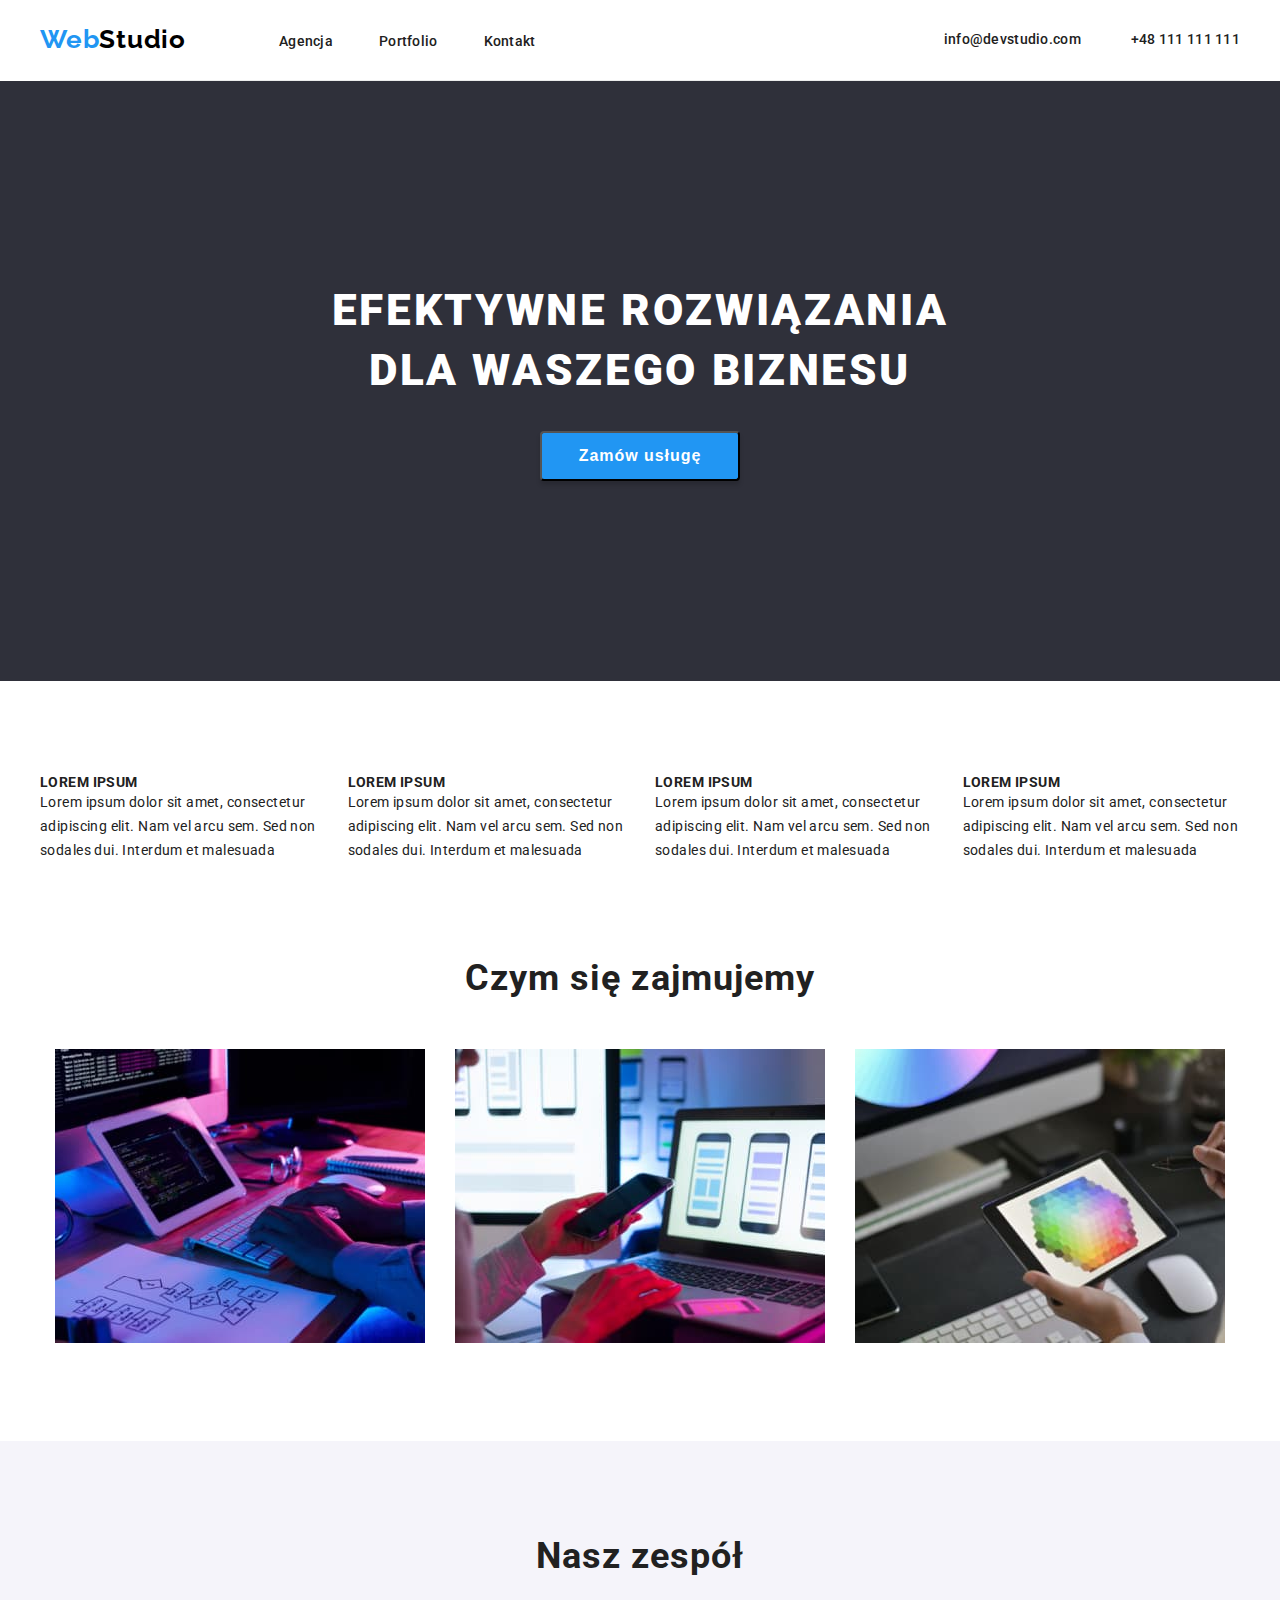
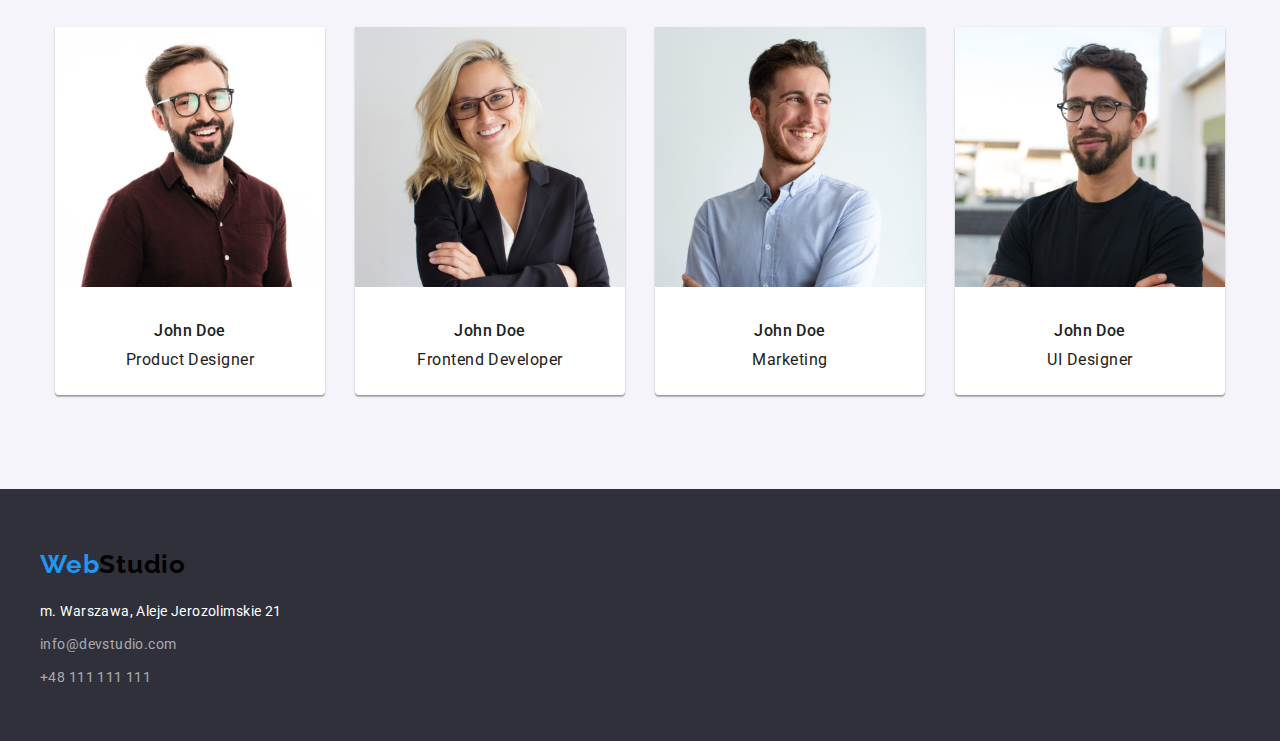
<file: index.html>
<!DOCTYPE html>
<html lang="pl">
  <head>
    <meta charset="UTF-8" />
    <meta http-equiv="X-UA-Compatible" content="IE=edge" />
    <meta name="viewport" content="width=device-width, initial-scale=1.0" />
    <title>hw-03 - WebStudio - main page</title>
    <link
      rel="stylesheet"
      href="https://cdnjs.cloudflare.com/ajax/libs/modern-normalize/1.1.0/modern-normalize.min.css"
      integrity="sha512-wpPYUAdjBVSE4KJnH1VR1HeZfpl1ub8YT/NKx4PuQ5NmX2tKuGu6U/JRp5y+Y8XG2tV+wKQpNHVUX03MfMFn9Q=="
      crossorigin="anonymous"
      referrerpolicy="no-referrer"
    />
    <link rel="preconnect" href="https://fonts.googleapis.com" />
    <link rel="preconnect" href="https://fonts.gstatic.com" crossorigin />
    <link
      href="https://fonts.googleapis.com/css2?family=Raleway:wght@700&family=Roboto:wght@400;500;700;900&display=swap"
      rel="stylesheet"
    />
    <link rel="stylesheet" href="./css/styles.css" />
  </head>
  <body>
    <header>
      <!--Menu-->
      <div class="container">
        <div class="top-line-partition">
          <div class="top-line-left-side">
            <section class="webstudio">
              <a class="webstudio-link" href="./index.html">
                <h3 class="web-name">
                  Web<span class="highlight">Studio</span>
                </h3>
              </a>
            </section>
            <nav>
              <ul class="top-line-menu-list">
                <li>
                  <a class="top-line-menu-list-link" href="./index.html"
                    >Agencja</a
                  >
                </li>
                <li>
                  <a class="top-line-menu-list-link" href="./portfolio.html"
                    >Portfolio</a
                  >
                </li>
                <li><a class="top-line-menu-list-link" href="#">Kontakt</a></li>
              </ul>
            </nav>
          </div>
          <div class="top-line-right-side">
            <section class="top-line-link">
              <a class="top-line-menu-link" href="mailto:info@devstudio.com"
                >info@devstudio.com</a
              >
              <a class="top-line-menu-link" href="tel:+48111111111"
                >+48 111 111 111</a
              >
            </section>
          </div>
        </div>
      </div>
      <!--Bg-->

      <div class="header-bg">
        <div class="container">
          <div>
            <h1 class="header-bg-description">
              EFEKTYWNE ROZWIĄZANIA DLA WASZEGO BIZNESU
            </h1>
          </div>
          <div>
            <button class="header-bg-btn" type="button">Zamów usługę</button>
          </div>
        </div>
      </div>
    </header>

    <main>
      <!--Our advantages-->
      <section class="section">
        <div class="container">
          <div class="advantages">
            <div>
              <h4 class="advantages-name">LOREM IPSUM</h4>
              <p class="advantages-description">
                Lorem ipsum dolor sit amet, consectetur adipiscing elit. Nam vel
                arcu sem. Sed non sodales dui. Interdum et malesuada
              </p>
            </div>

            <div>
              <h4 class="advantages-name">LOREM IPSUM</h4>
              <p class="advantages-description">
                Lorem ipsum dolor sit amet, consectetur adipiscing elit. Nam vel
                arcu sem. Sed non sodales dui. Interdum et malesuada
              </p>
            </div>

            <div>
              <h4 class="advantages-name">LOREM IPSUM</h4>
              <p class="advantages-description">
                Lorem ipsum dolor sit amet, consectetur adipiscing elit. Nam vel
                arcu sem. Sed non sodales dui. Interdum et malesuada
              </p>
            </div>

            <div>
              <h4 class="advantages-name">LOREM IPSUM</h4>
              <p class="advantages-description">
                Lorem ipsum dolor sit amet, consectetur adipiscing elit. Nam vel
                arcu sem. Sed non sodales dui. Interdum et malesuada
              </p>
            </div>
          </div>
        </div>

        <!--What we do-->

        <div class="container">
          <h2 class="header-primary">Czym się zajmujemy</h2>
          <ul class="what-we-do-list">
            <li class="what-we-do-img">
              <img
                src="./images/main/what_we_do/picture1.jpg"
                alt="close up image programer working his desk office"
                width="370"
                height="294"
              />
            </li>
            <li>
              <img
                src="./images/main/what_we_do/picture2.jpg"
                alt="web ui designers are developing application
            smartphones team creators is working interface mobile phones"
                width="370"
                height="294"
              />
            </li>
            <li>
              <img
                src="./images/main/what_we_do/picture3.jpg"
                alt="creative artist web design with working colour selection graphic tablet"
                width="370"
                height="294"
              />
            </li>
          </ul>
        </div>
      </section>

      <!--Our team-->

      <div class="team">
        <section class="section">
          <div class="container">
            <h2 class="header-primary2">Nasz zespół</h2>
            <ul class="team-list">
              <li class="team-card">
                <figure class="team-card-img">
                  <img
                    src="./images/main/our_team/photo1.jpg"
                    alt="John Doe photo"
                    width="270"
                    height="260"
                  />
                  <figcaption class="team-list-info">
                    <h3 class="team-list-name">John Doe</h3>
                    <p class="team-list-title">Product Designer</p>
                  </figcaption>
                </figure>
              </li>
              <li class="team-card">
                <figure class="team-card-img">
                  <img
                    src="./images/main/our_team/photo2.jpg"
                    alt="John Doe photo"
                    width="270"
                    height="260"
                  />
                  <figcaption class="team-list-info">
                    <h3 class="team-list-name">John Doe</h3>
                    <p class="team-list-title">Frontend Developer</p>
                  </figcaption>
                </figure>
              </li>
              <li class="team-card">
                <figure class="team-card-img">
                  <img
                    src="./images/main/our_team/photo3.jpg"
                    alt="John Doe photo"
                    width="270"
                    height="260"
                  />
                  <figcaption class="team-list-info">
                    <h3 class="team-list-name">John Doe</h3>
                    <p class="team-list-title">Marketing</p>
                  </figcaption>
                </figure>
              </li>
              <li class="team-card">
                <figure class="team-card-img">
                  <img
                    src="./images/main/our_team/photo4.jpg"
                    alt="John Doe photo"
                    width="270"
                    height="260"
                  />
                  <figcaption class="team-list-info">
                    <h3 class="team-list-name">John Doe</h3>
                    <p class="team-list-title">UI Designer</p>
                  </figcaption>
                </figure>
              </li>
            </ul>
          </div>
        </section>
      </div>
    </main>

    <footer>
      <div class="footer-bg">
        <div class="container">
          <a class="webstudio-link-2" href="./index.html">
            <h3 class="web-name">Web<span class="highlight">Studio</span></h3>
          </a>

          <!--address-->

          <address>
            <ul class="footer-line-menu-list">
              <li class="footer-line-menu-list-item">
                <a
                  class="footer-bg-location"
                  href="https://goo.gl/maps/5ipWP5TEXiPq4uvU9"
                  target="_blank"
                  rel="nofollow noopener noreferrer"
                  >m. Warszawa, Aleje Jerozolimskie 21</a
                >
              </li>
              <li class="footer-line-menu-list-item">
                <a class="footer-link" href="mailto:info@devstudio.com"
                  >info@devstudio.com</a
                >
              </li>
              <li class="footer-line-menu-list-item">
                <a class="footer-link" href="tel:+48111111111"
                  >+48 111 111 111</a
                >
              </li>
            </ul>
          </address>
        </div>
      </div>
    </footer>
  </body>
</html>
</file>
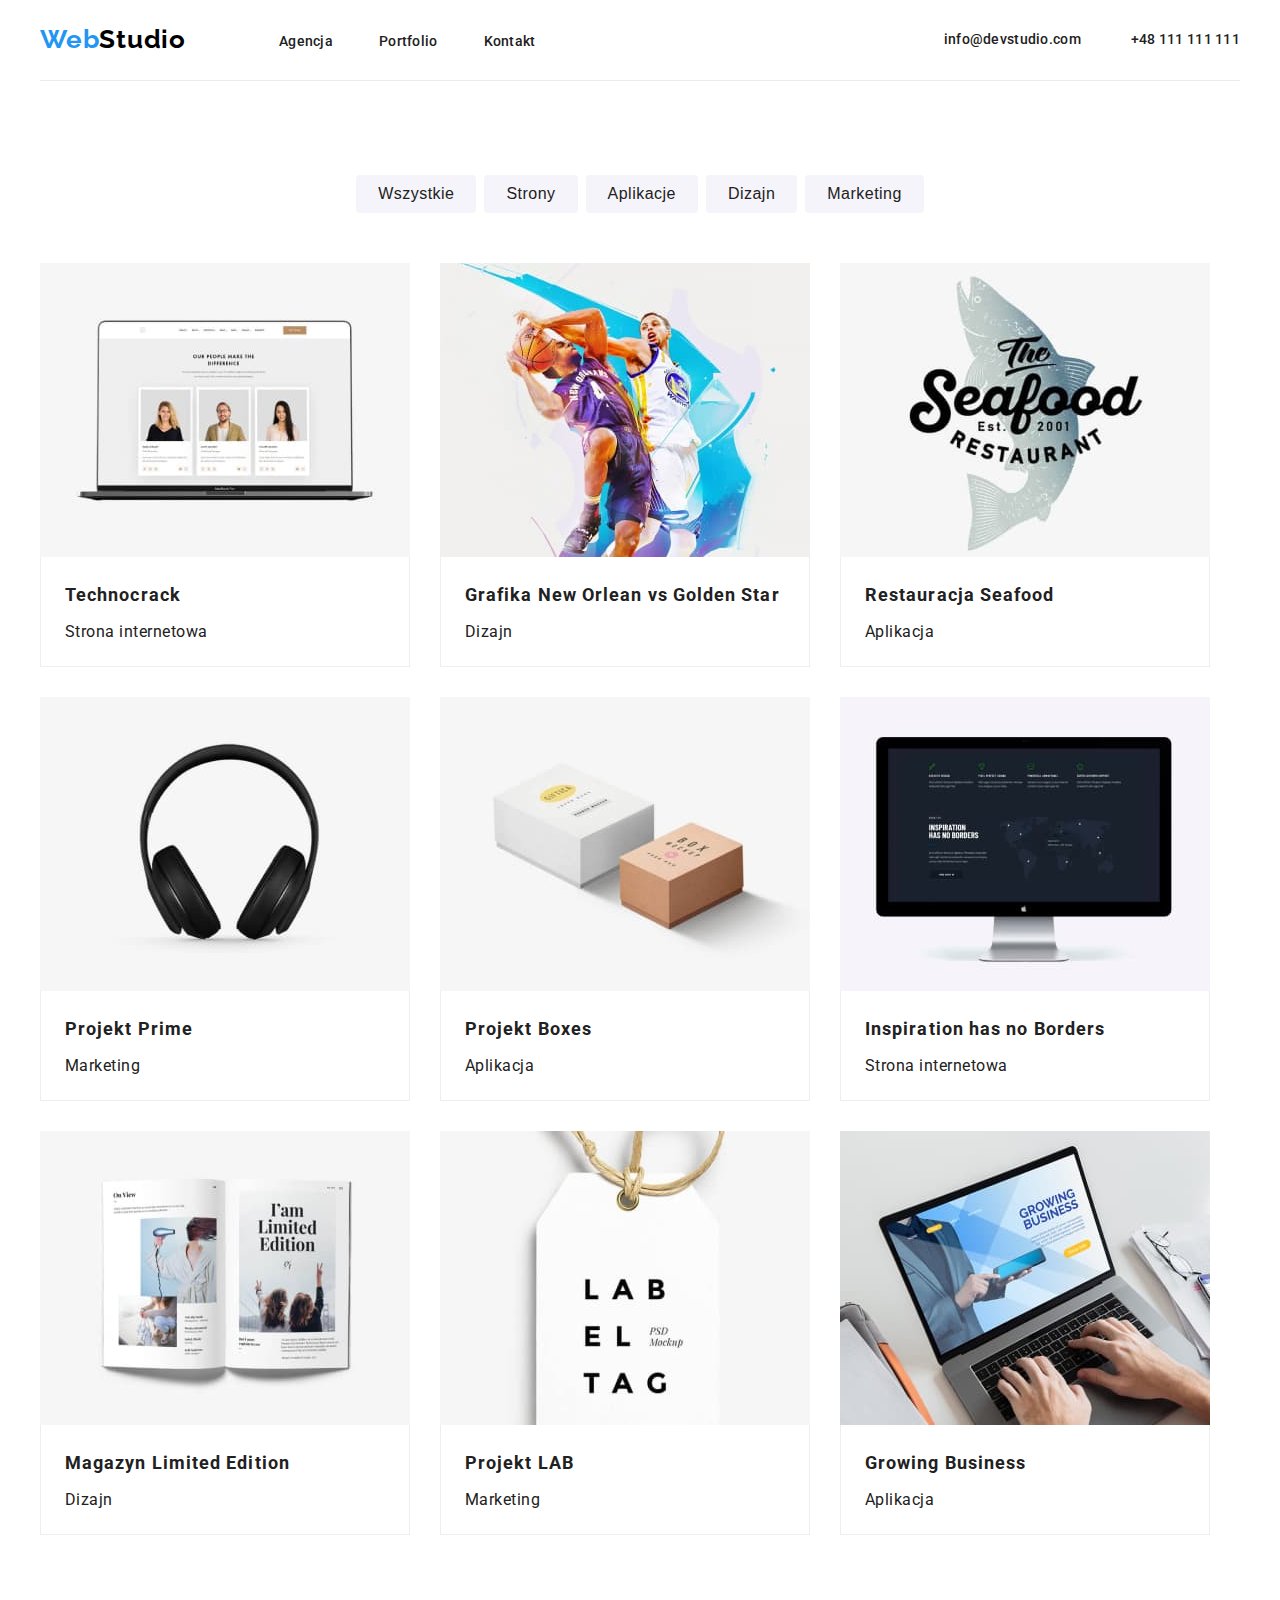
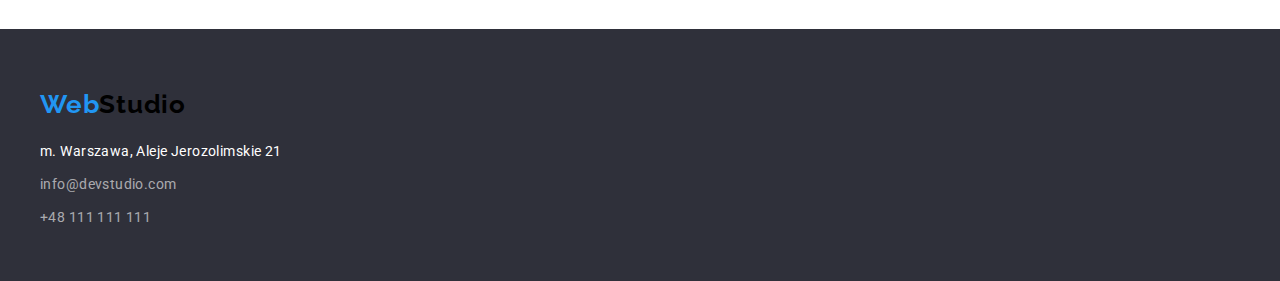
<file: portfolio.html>
<!DOCTYPE html>
<html lang="pl">
  <head>
    <meta charset="UTF-8" />
    <meta http-equiv="X-UA-Compatible" content="IE=edge" />
    <meta name="viewport" content="width=device-width, initial-scale=1.0" />
    <title>hw-03 - portfolio</title>
    <link
      rel="stylesheet"
      href="https://cdnjs.cloudflare.com/ajax/libs/modern-normalize/1.1.0/modern-normalize.min.css"
      integrity="sha512-wpPYUAdjBVSE4KJnH1VR1HeZfpl1ub8YT/NKx4PuQ5NmX2tKuGu6U/JRp5y+Y8XG2tV+wKQpNHVUX03MfMFn9Q=="
      crossorigin="anonymous"
      referrerpolicy="no-referrer"
    />
    <link rel="preconnect" href="https://fonts.googleapis.com" />
    <link rel="preconnect" href="https://fonts.gstatic.com" crossorigin />
    <link
      href="https://fonts.googleapis.com/css2?family=Raleway:wght@700&family=Roboto:wght@400;500;700;900&display=swap"
      rel="stylesheet"
    />
    <link rel="stylesheet" href="./css/styles.css" />
  </head>
  <body>
    <header>
      <!--Menu-->

      <div class="container">
        <div class="top-line-partition">
          <div class="top-line-left-side">
            <section class="webstudio">
              <a class="webstudio-link" href="./index.html">
                <h3 class="web-name">
                  Web<span class="highlight">Studio</span>
                </h3>
              </a>
            </section>
            <nav>
              <ul class="top-line-menu-list">
                <li>
                  <a class="top-line-menu-list-link" href="./index.html"
                    >Agencja</a
                  >
                </li>
                <li>
                  <a class="top-line-menu-list-link" href="./portfolio.html"
                    >Portfolio</a
                  >
                </li>
                <li><a class="top-line-menu-list-link" href="#">Kontakt</a></li>
              </ul>
            </nav>
          </div>
          <div class="top-line-right-side">
            <section class="top-line-link">
              <a class="top-line-menu-link" href="mailto:info@devstudio.com"
                >info@devstudio.com</a
              >
              <a class="top-line-menu-link" href="tel:+48111111111"
                >+48 111 111 111</a
              >
            </section>
          </div>
        </div>
      </div>
    </header>
    <main>
      <!--filtes-->
      <section class="section">
        <div class="container">
          <ul class="filters">
            <li>
              <button class="filters-btn" type="button">Wszystkie</button>
            </li>
            <li><button class="filters-btn" type="button">Strony</button></li>
            <li>
              <button class="filters-btn" type="button">Aplikacje</button>
            </li>
            <li><button class="filters-btn" type="button">Dizajn</button></li>
            <li>
              <button class="filters-btn" type="button">Marketing</button>
            </li>
          </ul>

          <!--projects-->
          <div class="projects">
            <ul class="projects-list">
              <li class="projects-card">
                <figure>
                  <img
                    class="projects-card-img"
                    src="./images/portfolio/portfolio1.jpg"
                    alt="three individual photos of people"
                    width="370"
                    height="294"
                  />
                  <figcaption class="projects-list-info">
                    <h3 class="projects-list-name">Technocrack</h3>
                    <p class="projects-list-category-name">
                      Strona internetowa
                    </p>
                  </figcaption>
                </figure>
              </li>

              <li class="projects-card">
                <figure>
                  <img
                    class="projects-card-img"
                    src="./images/portfolio/portfolio2.jpg"
                    alt="basketball players fight for the ball"
                    width="370"
                    height="294"
                  />
                  <figcaption class="projects-list-info">
                    <h3 class="projects-list-name">
                      Grafika New Orlean vs Golden Star
                    </h3>
                    <p class="projects-list-category-name">Dizajn</p>
                  </figcaption>
                </figure>
              </li>

              <li class="projects-card">
                <figure>
                  <img
                    class="projects-card-img"
                    src="./images/portfolio/portfolio3.jpg"
                    alt="the inscription seafood restaurant on the background of fish"
                    width="370"
                    height="294"
                  />
                  <figcaption class="projects-list-info">
                    <h3 class="projects-list-name">Restauracja Seafood</h3>
                    <p class="projects-list-category-name">Aplikacja</p>
                  </figcaption>
                </figure>
              </li>

              <li class="projects-card">
                <figure>
                  <img
                    class="projects-card-img"
                    src="./images/portfolio/portfolio4.jpg"
                    alt="black wireless headphones"
                    width="370"
                    height="294"
                  />

                  <figcaption class="projects-list-info">
                    <h3 class="projects-list-name">Projekt Prime</h3>
                    <p class="projects-list-category-name">Marketing</p>
                  </figcaption>
                </figure>
              </li>

              <li class="projects-card">
                <figure>
                  <img
                    class="projects-card-img"
                    src="./images/portfolio/portfolio5.jpg"
                    alt="two small boxes"
                    width="370"
                    height="294"
                  />
                  <figcaption class="projects-list-info">
                    <h3 class="projects-list-name">Projekt Boxes</h3>
                    <p class="projects-list-category-name">Aplikacja</p>
                  </figcaption>
                </figure>
              </li>

              <li class="projects-card">
                <figure>
                  <img
                    class="projects-card-img"
                    src="./images/portfolio/portfolio6.jpg"
                    alt="world map in gray color"
                    width="370"
                    height="294"
                  />
                  <figcaption class="projects-list-info">
                    <h3 class="projects-list-name">
                      Inspiration has no Borders
                    </h3>
                    <p class="projects-list-category-name">
                      Strona internetowa
                    </p>
                  </figcaption>
                </figure>
              </li>

              <li class="projects-card">
                <figure>
                  <img
                    class="projects-card-img"
                    src="./images/portfolio/portfolio7.jpg"
                    alt="open magazine with photos of women"
                    width="370"
                    height="294"
                  />
                  <figcaption class="projects-list-info">
                    <h3 class="projects-list-name">Magazyn Limited Edition</h3>
                    <p class="projects-list-category-name">Dizajn</p>
                  </figcaption>
                </figure>
              </li>

              <li class="projects-card">
                <figure>
                  <img
                    class="projects-card-img"
                    src="./images/portfolio/portfolio8.jpg"
                    alt="white business card with the inscription"
                    width="370"
                    height="294"
                  />
                  <figcaption class="projects-list-info">
                    <h3 class="projects-list-name">Projekt LAB</h3>
                    <p class="projects-list-category-name">Marketing</p>
                  </figcaption>
                </figure>
              </li>

              <li class="projects-card">
                <figure>
                  <img
                    class="projects-card-img"
                    src="./images/portfolio/portfolio9.jpg"
                    alt="two hands pressing the laptop keyboard"
                    width="370"
                    height="294"
                  />
                  <figcaption class="projects-list-info">
                    <h3 class="projects-list-name">Growing Business</h3>
                    <p class="projects-list-category-name">Aplikacja</p>
                  </figcaption>
                </figure>
              </li>
            </ul>
          </div>
        </div>
      </section>
    </main>

    <footer class="footer-bg">
      <section>
        <div class="container">
          <a class="webstudio-link-2" href="./index.html">
            <h3 class="web-name">Web<span class="highlight">Studio</span></h3>
          </a>

          <!--Address-->

          <address>
            <ul class="footer-line-menu-list">
              <li class="footer-line-menu-list-item">
                <a
                  class="footer-bg-location"
                  href="https://goo.gl/maps/5ipWP5TEXiPq4uvU9"
                  target="_blank"
                  rel="nofollow noopener noreferrer"
                  >m. Warszawa, Aleje Jerozolimskie 21</a
                >
              </li>
              <li class="footer-line-menu-list-item">
                <a class="footer-link" href="mailto:info@devstudio.com"
                  >info@devstudio.com</a
                >
              </li>
              <li class="footer-line-menu-list-item">
                <a class="footer-link" href="tel:+48111111111"
                  >+48 111 111 111</a
                >
              </li>
            </ul>
          </address>
        </div>
      </section>
    </footer>
  </body>
</html>
</file>
<file: css/styles.css>
* {
  box-sizing: border-box;
  margin: 0;
  padding: 0;
}

:root {
  --main-black: #212121;
  --second-black: #000000;
  --main-blue: #2196f3;
  --background-grey: #2f303a;
  --main-white: #ffffff;
  --second-white: #f5f4fa;
  --main-grey: #757575;
  --line-color: #ececec;
  --line-color-2: #eeeeee;
}

h1,
h2,
h3,
h4,
p {
  margin: 0px;
}

a {
  font-style: normal;
}

body {
  font-family: "Roboto", sans-serif;
  background: var(--main-white);
  color: var(--main-black);
}

.container {
  width: 1200px;
  max-width: 100%;
  margin: 0 auto;
}

.section {
  padding-top: 94px;
  padding-bottom: 94px;
  margin: 0;
}

.web-name {
  font-family: "Raleway";
  font-weight: 700;
  font-size: 26px;
  line-height: 1.19;
  letter-spacing: 0.03em;
  color: var(--main-blue);
}

.highlight {
  color: var(--second-black);
}

.webstudio {
  margin-right: 93px;
  margin-top: 24px;
  margin-bottom: 25px;
}

.webstudio-link {
  text-decoration: none;
}

.webstudio-link-2 {
  text-decoration: none;
}

a.webstudio-link {
  text-decoration: none;
  display: inline-block;
  padding-top: 24px;
  padding-bottom: 25px;
}

a.webstudio-link-2 {
  text-decoration: none;
  display: inline-block;
  padding-top: 60px;
  padding-bottom: 20px;
}

.top-line-partition {
  display: flex;
  align-items: center;
  justify-content: space-between;
  border-bottom: 1px solid var(--line-color);
}

.top-line-left-side {
  display: flex;
  list-style-type: none;
  padding-top: 25px;
  padding-bottom: 25px;
  align-items: center;
  height: 80px;
}

.top-line-menu-list {
  display: flex;
  justify-content: space-between;
  list-style: none;
  gap: 46px;
  margin-left: 0;
  padding: 0;
}

.top-line-right-side {
  display: flex;
  justify-content: space-between;
}

.top-line-menu-list-link {
  font-weight: 500;
  font-size: 14px;
  line-height: 1.14;
  letter-spacing: 0.02em;
  text-decoration: none;
  color: var(--main-black);
}

.top-line-menu-list-link:hover,
.top-line-menu-list-link:focus,
.top-line-menu-list-link:active {
  color: var(--main-blue);
}

.top-line-link {
  display: flex;
  justify-content: flex-start;
  justify-content: space-between;
  align-items: center;
  gap: 50px;
}

.top-line-menu-link {
  text-decoration: none;
  list-style-type: none;
  font-weight: 500;
  font-size: 14px;
  line-height: 1.14;
  letter-spacing: 0.02em;
  color: var(--mine-grey);
}
.top-line-menu-link:hover,
.top-line-menu-link:focus {
  color: var(--main-blue);
}

.header-bg {
  background: var(--background-grey);
  align-items: center;
  text-align: center;
  weight: 1600px;
  height: 600px;
  padding-top: 200px;
  padding-bottom: 200px;
}

.header-bg-description {
  font-weight: 900;
  font-size: 44px;
  line-height: 1.36;
  text-align: center;
  letter-spacing: 0.06em;
  text-transform: uppercase;
  color: var(--main-white);
  width: 696px;
  height: 120px;
  margin: auto;
}

.header-bg-btn {
  width: 200px;
  height: 50px;
  font-weight: 700;
  font-size: 16px;
  line-height: 1.88;
  letter-spacing: 0.06em;
  color: var(--main-white);
  background-color: var(--main-blue);
  cursor: pointer;
  box-shadow: 0px 4px 4px rgba(0, 0, 0, 0.15);
  border-radius: 4px;
  margin-top: 30px;
}

.header-bg-btn:hover,
.header-bg-btn:focus {
  color: var(--main-white);
  background-color: var(--main-blue);
}

.advantages {
  display: flex;
  flex-direction: row;
  justify-content: center;
  gap: 30px;
  padding-bottom: 94px;
}

.advantages-name {
  font-weight: 700;
  font-size: 14px;
  line-height: 1.14;
  letter-spacing: 0.03em;
  text-transform: uppercase;
}

.advantages-description {
  font-size: 14px;
  line-height: 1.71;
  letter-spacing: 0.03em;
  color: var(--mine-grey);
  width: 270;
  height: 75;
}

.what-we-do-list {
  display: flex;
  justify-content: center;
  padding-inline-start: 0;
  gap: 30px;
  list-style-type: none;
  margin: 0;
}

.header-primary {
  font-weight: 700;
  font-size: 36px;
  line-height: 1.17;
  text-align: center;
  letter-spacing: 0.03em;
  padding-bottom: 50px;
}

.header-primary2 {
  font-weight: 700;
  font-size: 36px;
  line-height: 1.17;
  text-align: center;
  letter-spacing: 0.03em;
  padding-bottom: 50px;
}

.team {
  background: var(--second-white);
  weight: 1600px;
  height: 648px;
  text-align: center;
  align-items: center;
  padding-bottom: 0;
}

.team-list {
  display: flex;
  flex-direction: row;
  padding-inline-start: 0;
  justify-content: center;
  gap: 30px;
  list-style-type: none;
  margin: 0;
}

.team-list-info {
  padding-top: 30px;
  padding-bottom: 30px;
}

.team-list-name {
  font-weight: 500;
  font-size: 16px;
  line-height: 1.19;
  letter-spacing: 0.03em;
}

.team-list-title {
  font-size: 16px;
  line-height: 1.19;
  letter-spacing: 0.03em;
  color: var(--mine-grey);
  padding-top: 10px;
}

.team-card {
  width: 270px;
  height: 368px;
  background: var(--main-white);
  box-shadow: 0px 1px 3px rgba(0, 0, 0, 0.12), 0px 1px 1px rgba(0, 0, 0, 0.14),
    0px 2px 1px rgba(0, 0, 0, 0.2);
  border-radius: 0px 0px 4px 4px;
}

.footer-bg {
  background: var(--background-grey);
  weight: 1600px;
  height: 252px;
  margin: 0;
}

.footer-line-menu-list {
  list-style: none;
  padding-inline-start: 0;
}

.footer-line-menu-list-item {
  padding-bottom: 9px;
}

.footer-line-menu-list-item:last-child {
  padding-bottom: 0;
}

.footer-bg-location {
  color: var(--main-white);
  font-size: 14px;
  line-height: 1.71;
  letter-spacing: 0.03em;
  text-decoration: none;
}

.footer-bg-location:hover,
.footer-bg-location:hover {
  color: #2196f3;
}

.footer-link {
  font-size: 14px;
  line-height: 1.71;
  letter-spacing: 0.03em;
  color: rgba(255, 255, 255, 0.6);
  text-decoration: none;
}

.footer-link:hover,
.footer-link:focus {
  color: var(--main-blue);
}

.filters {
  display: flex;
  list-style: none;
  justify-content: center;
  padding-bottom: 50px;
}

.filters li:last-child .filters-btn {
  margin-right: 0;
}

.filters-btn {
  color: var(--main-black);
  background-color: var(--second-white);
  cursor: pointer;
  font-weight: 500;
  font-size: 16px;
  line-height: 1.62;
  text-align: center;
  letter-spacing: 0.03em;

  border: 0;
  border-radius: 4px;
  margin-right: 8px;
  margin-top: 0px;
  margin-bottom: 0px;
  padding: 6px 22px 6px 22px;
}

.filters-btn:hover,
.filters-btn:focus {
  color: var(--main-white);
  background-color: var(--main-blue);
  box-shadow: 0px 3px 1px rgba(0, 0, 0, 0.1), 0px 1px 2px rgba(0, 0, 0, 0.08),
    0px 2px 2px rgba(0, 0, 0, 0.12);
  border-radius: 4px;
}

.projects {
  text-align: center;
  align-items: center;
}

.projects-list {
  display: flex;
  flex-wrap: wrap;
  gap: 30px;
  padding: 0;
  list-style-type: none;
}

.projects-card-img {
  display: block;
}
.projects-list-info {
  text-align: left;
  padding: 20px 24px 20px 24px;
  width: 370px;
  height: 110px;
  background: var(--main-white);
  border-width: 0 1px 1px;
  border-style: solid;
  border-color: var(--line-color-2);
}

.projects-list-name {
  font-weight: 700;
  font-size: 18px;
  line-height: 2;
  letter-spacing: 0.06em;
  padding-bottom: 4px;
}

.projects-list-category-name {
  font-size: 16px;
  line-height: 1.88;
  letter-spacing: 0.03em;
  color: var(--mine-grey);
}
</file>
